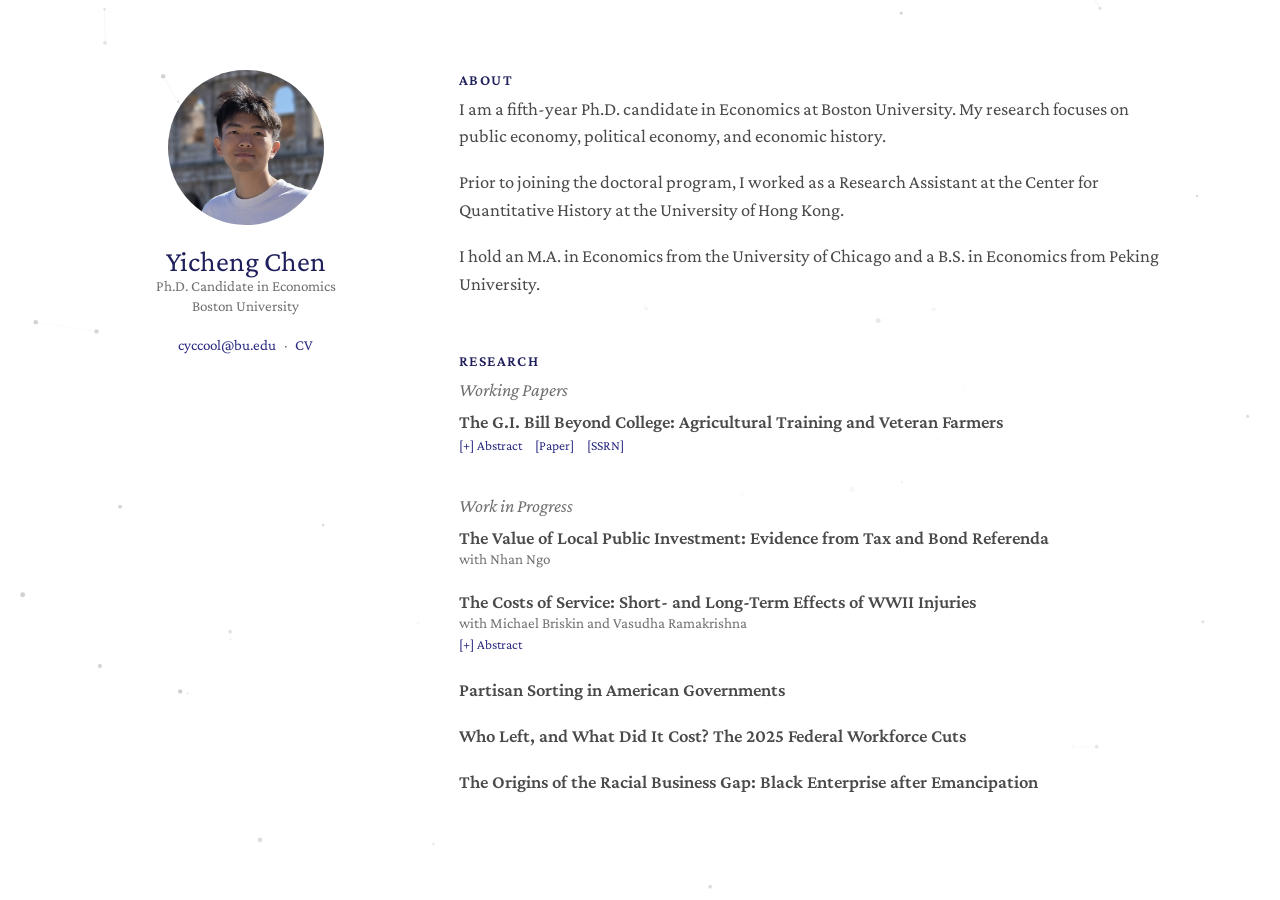
<file: index.html>
<!doctype html>
<html lang="en"><head><meta charset="utf-8"><meta name="viewport" content="width=device-width,initial-scale=1">
<title>Yicheng Chen</title>
<meta name="description" content="Yicheng Chen, Ph.D. candidate in Economics at Boston University: political economy and economic history.">
<link rel="icon" href="icon.png?v=2"><link rel="apple-touch-icon" href="icon.png?v=2">
<link rel="preconnect" href="https://fonts.googleapis.com"><link rel="preconnect" href="https://fonts.gstatic.com" crossorigin>
<link rel="stylesheet" href="site.css">
<script src="content.js"></script>
<script src="settings.js"></script>
<script src="site.js"></script>
</head><body data-page="home">
<noscript><p style="font:17px/1.5 Georgia,serif;margin:48px 24px;color:#333">Yicheng Chen · Ph.D. Candidate in Economics, Boston University · <a href="mailto:cyccool@bu.edu">cyccool@bu.edu</a></p></noscript>
<!-- The text of this page is in content.js; the design is in settings.js. -->
</body></html>
</file>
<file: site.css>
/* Yicheng Chen website: shared style for every page.
   Every size and gap comes from settings.js through site.js, as a few tokens:
     type   --fs body, --sm small (details, menu, contacts, buttons), --h2s sub-heading, --ts heading, --ns name
     space  --L one line (body size x line spacing), --q a quarter line, --cg column gap, --top space above the page, and the five
            gaps --g0 inside an entry, --g1 between entries, --g2 heading to what follows, --g3 between lists, --g4 between sections;
            --m0 to --m4 are the same gaps as margins (see "rhythm" below)
     width  --meas text column, --sw profile column, --ppw photo in the profile column
   The values below are only used for the first moment of loading. */
*{box-sizing:border-box}
:root{--bg:#ffffff;--text:#1f2328;--muted:#59636e;--link:#0969da;--lines:#d1d9e0;
  --font:-apple-system,BlinkMacSystemFont,"Segoe UI","Noto Sans",Helvetica,Arial,sans-serif;--hfont:var(--font);--sfont:var(--font);
  --fs:16px;--sm:14px;--fw:400;--lh:1.6;--L:25.6px;--q:6.4px;--cg:76.8px;--top:64px;
  --g0:12.8px;--g1:32px;--g2:19.2px;--g3:44.8px;--g4:64px;--lead:calc(var(--L)*.6);
  --m0:calc(var(--g0) - var(--lead));--m1:calc(var(--g1) - var(--lead));--m2:calc(var(--g2) - var(--lead));--m3:calc(var(--g3) - var(--lead));--m4:calc(var(--g4) - var(--lead));
  --ns:20px;--ts:44px;--tw:400;--h2s:20px;--hw:600;--hc:var(--text);--maxw:900px;--pw:300px;--sw:208px;--ppw:135px;--meas:544px;--pr:4px}
html{-webkit-text-size-adjust:100%;text-size-adjust:100%}
html,body{margin:0}
body{min-height:100vh;min-height:100svh;display:flex;flex-direction:column;background:var(--bg);color:var(--text);
  font-family:var(--font);font-weight:var(--fw);font-size:var(--fs);line-height:var(--lh);overflow-x:hidden}
body.wait{visibility:hidden}   /* a preview window waits for its settings */
::selection{background:color-mix(in srgb,var(--link) 20%,transparent)}
#net{position:fixed;inset:0;width:100%;height:100%;pointer-events:none}
.top,.wrap,footer{position:relative}

/* links: a real text underline, so a link that runs over two or more lines is underlined on every line */
a{color:var(--link);text-decoration-line:underline;text-decoration-thickness:1px;text-underline-offset:.2em;transition:text-decoration-color .2s}
.ln-subtle a{text-decoration-color:color-mix(in srgb,currentColor 35%,transparent)}
.ln-hover a{text-decoration-color:transparent}
.ln-subtle a:hover,.ln-hover a:hover{text-decoration-color:currentColor}

/* top bar. split: name left, menu right; centred: name centred, menu below; stacked: name, menu below, on the left */
.top a{text-decoration:none}
.top:empty{display:none}
.bar{display:flex;justify-content:space-between;align-items:stretch;gap:16px;max-width:var(--maxw);min-height:60px;margin:0 auto;padding:0 20px}
.hw-full .bar{max-width:none}
.hd-centred .bar,.hd-stacked .bar{flex-direction:column;align-items:center;justify-content:center;gap:4px;min-height:0;padding:26px 20px 14px}
.hd-stacked .bar{align-items:flex-start}
.hline .top{border-bottom:1px solid var(--lines)}
.band-tint .top{background:color-mix(in srgb,var(--link) 6%,var(--bg))}
.band-accent .top{background:var(--link)}
.name{display:flex;align-items:center;font-family:var(--hfont);font-size:var(--ns);font-weight:var(--hw);color:var(--hc);white-space:nowrap;letter-spacing:-.01em}
.hd-centred .name,.hd-stacked .name{font-size:calc(var(--ns)*1.4)}
nav{display:flex;gap:24px}
nav a{position:relative;display:flex;align-items:center;color:var(--muted);font-family:var(--sfont);font-size:var(--sm);white-space:nowrap;transition:color .2s,background-color .2s}
.hd-centred nav a,.hd-stacked nav a{padding:4px 0}
nav a:hover,nav a.on{color:var(--text)}
.mn-bold nav a.on{font-weight:600}
.mn-underline nav a.on::after{content:"";position:absolute;left:0;right:0;bottom:12px;height:2px;border-radius:1px;background:var(--link)}
.hline.hd-split.mn-underline nav a.on::after{bottom:-1px}
.hd-centred.mn-underline nav a.on::after,.hd-stacked.mn-underline nav a.on::after{bottom:-2px}
.mn-pill nav{gap:6px;align-items:center}
.mn-pill nav a{padding:5px 12px;border-radius:6px}
.mn-pill nav a:hover{background:color-mix(in srgb,var(--text) 6%,transparent)}
.mn-pill nav a.on{background:color-mix(in srgb,var(--link) 11%,transparent);color:var(--link)}
.hd-stacked.mn-pill nav{margin-left:-12px}
.band-accent .top .name,.band-accent .top nav a:hover,.band-accent .top nav a.on,.band-accent .banner h1{color:#fff}
.band-accent .top nav a{color:rgba(255,255,255,.78)}
.band-accent.mn-underline nav a.on::after{background:#fff}
.band-accent.mn-pill nav a:hover,.band-accent.mn-pill nav a.on{background:rgba(255,255,255,.18)}
.banner{max-width:var(--maxw);margin:0 auto;padding:22px 20px 44px}
.banner h1{margin:0}
.band-none .banner{padding-bottom:12px}

/* page */
.wrap{flex:1 0 auto;width:100%;max-width:var(--maxw);margin:0 auto;padding:var(--top) 20px var(--g4)}
.pf .wrap,.pf footer,.pf .banner{animation:pagein .5s ease-out both}
@keyframes pagein{from{opacity:0;transform:translateY(4px)}}
.leaving .wrap,.leaving footer,.leaving .banner{opacity:0;transition:opacity .18s}
/* rhythm: five gaps, each the space you see from the baseline of one line to the top of the capitals of the next. Sections are --g4
   apart, lists --g3, entries (paragraphs, papers) --g1; a heading sits --g2 above what follows; the lines of one entry are --g0 apart.
   Text is trimmed to its capitals and its last baseline (text-box, below), so each margin --m is its gap; a browser that cannot trim
   takes --lead (the space a line carries above its capitals and below its baseline) off every gap instead */
h1,.text h2.sec{color:var(--hc);font-family:var(--hfont);font-size:var(--ts);font-weight:var(--tw);line-height:1.2;letter-spacing:-.01em;margin:0 0 var(--m2)}
.tline h1{padding-bottom:.35em;border-bottom:1px solid var(--lines)}
.ta-center h1{width:fit-content;max-width:100%;margin-left:auto;margin-right:auto;text-align:center}
.text{min-width:0}
.text p{margin:0 0 var(--m1)}
.text>:last-child,.text section>:last-child{margin-bottom:0}
.text h2,.text h3.sub{color:var(--hc);font-family:var(--hfont);font-size:var(--h2s);font-weight:var(--hw);line-height:1.3;margin:var(--m3) 0 var(--m2)}
.text h2.sec{margin-top:0}
.text h2:first-child,.text h2.sec+h3.sub{margin-top:0}
.text section+section{margin-top:var(--m4)}
section{scroll-margin-top:var(--L)}
.links{display:flex;flex-direction:column;align-items:flex-start;gap:var(--m1)}
/* headings as small labels in capitals; sub-headings in italic */
.hs-label h1,.hs-label .text h2.sec{font-family:var(--sfont);font-size:var(--sm);font-weight:600;letter-spacing:.09em;text-transform:uppercase;line-height:var(--slh)}
.hs-label .text h2:not(.sec),.hs-label .text h3.sub{font-size:var(--fs);font-style:italic;font-weight:400;color:var(--muted);line-height:var(--lh)}
/* papers: bold title, authors and status in small grey, small buttons for the files and the abstract */
.paper{margin:0 0 var(--m1)}
.paper:last-child{margin-bottom:0}
.paper h3{color:var(--text);font-family:var(--hfont);font-size:var(--fs);font-weight:600;line-height:var(--lh);margin:0}
.paper .meta{color:var(--muted);font-family:var(--sfont);font-size:var(--sm);line-height:var(--slh);margin:var(--m0) 0 0}
/* paper links: one style for every link of a paper (a journal, Paper, SSRN, slides) and for the Abstract switch, which shows + or − */
.paper .btns{display:flex;flex-wrap:wrap;align-items:center;gap:var(--q);margin-top:var(--m0)}
.paper .btns a,.paper .btns button{font:inherit;font-family:var(--sfont);font-size:calc(var(--sm)*.9);line-height:1.2;color:var(--link);background:none;border:0;padding:0;
  text-decoration:none;cursor:pointer;transition:color .2s,background-color .2s,border-color .2s}
.paper .abs-btn::after{content:"+";display:inline-block;margin-left:.35em}
.paper.open .abs-btn::after{content:"\2212"}
.pl-outline .paper .btns a,.pl-outline .paper .btns button,.side .links a.cb{font-family:var(--sfont);font-size:calc(var(--sm)*.9);line-height:1.2;padding:.35em .7em;
  border:1px solid color-mix(in srgb,var(--link) 40%,transparent);border-radius:4px;color:var(--link);text-decoration:none}
.pl-outline .paper .btns :is(a,button):hover,.pl-outline .paper.open .abs-btn,.side .links a.cb:hover{border-color:var(--link);background:color-mix(in srgb,var(--link) 7%,transparent)}
.pl-ink .paper .btns :is(a,button){padding:.25em .6em;border:1px solid var(--text);color:var(--text)}
.pl-ink .paper .btns :is(a,button):hover,.pl-ink .paper.open .abs-btn{border-color:var(--link);color:var(--link)}
.pl-pill .paper .btns :is(a,button){padding:.3em .85em;border-radius:999px;background:color-mix(in srgb,var(--link) 9%,transparent)}
.pl-pill .paper .btns :is(a,button):hover,.pl-pill .paper.open .abs-btn{background:color-mix(in srgb,var(--link) 17%,transparent)}
.pl-text .paper .btns,.pl-caps .paper .btns{gap:0}
:is(.pl-text,.pl-caps,.pl-brackets,.pl-underline) .paper .btns :is(a,button){padding:.4em 0}
.pl-text .paper .btns>*+*::before,.pl-caps .paper .btns>*+*::before{content:"\00B7";display:inline-block;margin:0 .6em;color:var(--muted)}
.pl-caps .paper .btns :is(a,button){font-size:calc(var(--sm)*.78);font-weight:600;letter-spacing:.08em;text-transform:uppercase}
.pl-brackets .paper .btns{gap:.7em}
.pl-brackets .paper .btns a::before{content:"["}
.pl-brackets .paper .btns a::after{content:"]"}
.pl-brackets .paper .abs-btn::before{content:"[+] "}
.pl-brackets .paper.open .abs-btn::before{content:"[\2212] "}
.pl-brackets .paper .abs-btn::after{content:none}
.pl-underline .paper .btns{gap:1em}
.pl-underline .paper .btns :is(a,button){text-decoration:underline;text-decoration-color:color-mix(in srgb,currentColor 40%,transparent);text-underline-offset:.2em}
.pl-text .paper .btns :is(a,button):hover,.pl-caps .paper .btns :is(a,button):hover,.pl-brackets .paper .btns :is(a,button):hover,.pl-underline .paper .btns :is(a,button):hover{text-decoration:underline;text-decoration-color:currentColor}
/* abstract. expand: opens under a thin line; box: opens in a light box; lines: its first two lines show, faded, and open in full; popover: a
   small card under the switch, with a pointer; dialog: a window over the dimmed page; always: shown in small grey text. Every opening
   takes 0.2-0.25 s. */
.paper .abs{display:grid;grid-template-rows:0fr;opacity:0;visibility:hidden;transition:grid-template-rows .25s ease,opacity .2s ease,margin .25s ease,visibility 0s linear .25s}
.paper .abs-in{overflow:hidden;min-height:0}
.paper.open .abs{grid-template-rows:1fr;opacity:1;visibility:visible;margin-top:var(--m0);transition-delay:0s}
/* abstract text: body or small size, text or details grey, its own line spacing; under a thin rule, indented, or flush with the title;
   left-aligned or justified; its width in its own letters: as many characters a line as the text (match), about 90, 75 or 65, or the full column */
.abs-tx{max-width:var(--absw,none);font-size:var(--absfs);line-height:var(--abslh);color:var(--absc)}
.ae-rule.ab-expand .abs-tx{border-left:2px solid var(--lines);padding-left:calc(var(--q)*2)}
.ae-indent.ab-expand .abs-tx{padding-left:calc(var(--q)*2)}
.aa-justify .abs-tx{text-align:justify;-webkit-hyphens:auto;hyphens:auto}
.ab-box .abs-tx{padding:calc(var(--q)*2) calc(var(--q)*3);border-radius:6px;background:color-mix(in srgb,var(--link) 5%,var(--bg))}
.ab-lines .paper .abs,.ab-always .paper .abs{grid-template-rows:1fr;opacity:1;visibility:visible;margin-top:var(--m0)}
.ab-lines .abs-tx,.ab-always .abs-tx{color:var(--muted);font-size:var(--sm)}
.ab-lines .paper .abs-in{max-height:calc(var(--absfs)*var(--abslh)*2);transition:max-height .3s ease;-webkit-mask-image:linear-gradient(#000 35%,transparent);mask-image:linear-gradient(#000 35%,transparent)}
.ab-lines .paper.open .abs-in{max-height:400em;-webkit-mask-image:none;mask-image:none}
.ab-always .abs-btn{display:none}
.ab-always .paper .btns .abs-btn+*::before{content:none}
.ab-popover .paper{position:relative}
.ab-popover .paper .abs{display:block;position:absolute;z-index:20;left:0;width:min(30em,100%);margin-top:10px;opacity:0;visibility:hidden;transform:translateY(-4px);
  transition:opacity .18s ease,transform .18s ease,visibility .18s}
.ab-popover .paper.open .abs{opacity:1;visibility:visible;transform:none;margin-top:10px}
.ab-popover .abs-in{overflow:visible}
.ab-popover .abs-tx{position:relative;padding:calc(var(--q)*2) calc(var(--q)*3);border:1px solid var(--lines);border-radius:8px;background:var(--bg);box-shadow:0 10px 30px rgba(20,20,40,.14)}
.ab-popover .abs-tx::before{content:"";position:absolute;top:-6px;left:calc(var(--ax,40px) - 5px);width:10px;height:10px;background:var(--bg);border-left:1px solid var(--lines);border-top:1px solid var(--lines);transform:rotate(45deg)}
.ab-dialog .paper .abs{display:none}
.absdlg{width:min(36em,92vw);max-height:85vh;padding:0;border:0;border-radius:10px;background:var(--bg);color:var(--text);font-family:var(--font);font-size:var(--fs);line-height:var(--lh);box-shadow:0 24px 70px rgba(20,20,40,.28)}
.absdlg[open]{animation:dlgin .22s ease-out}
.absdlg::backdrop{background:rgba(20,20,35,.35)}
@keyframes dlgin{from{opacity:0;transform:translateY(8px)}}
.dlg-body{padding:calc(var(--L)*1.25) calc(var(--L)*1.5)}
.dlg-abs{margin-top:var(--g0)}
.dlg-x{position:absolute;top:6px;right:10px;padding:4px 8px;border:0;background:none;color:var(--muted);font-size:22px;line-height:1;cursor:pointer}
.dlg-x:hover{color:var(--text)}
.paper .btns :is(a,button):active{transform:translateY(1px)}
/* photo and home (single column) */
.photo{display:block;flex:none;position:relative;overflow:hidden;width:var(--pw);max-width:100%;aspect-ratio:364/469;border-radius:var(--pr)}
.photo img{position:absolute;display:block;max-width:none;object-fit:cover}   /* placed by the photo framing in content.js */
.ph-circle .photo{aspect-ratio:1;border-radius:50%}
.home{display:flex;align-items:flex-start;gap:var(--cg)}
.ta-center .home{justify-content:center}
.ta-center.home-side .home .text{max-width:460px}
.home-top .home{flex-direction:column;gap:var(--g1)}
.home-top.ta-center .home{align-items:center}
.home-top .home .text{max-width:var(--meas)}
/* profile column and text column, centred together in the window; widths in multiples of the text size */
.col-profile .wrap{max-width:none;display:grid;grid-template-columns:var(--sw) minmax(0,var(--meas));column-gap:var(--cg);justify-content:center;align-items:start;align-content:start}
.side{position:sticky;top:var(--L)}
.side .photo{width:var(--ppw);max-width:100%}
.side .nm{color:var(--hc);font-family:var(--hfont);font-size:var(--ns);font-weight:var(--hw);line-height:1.2;margin:var(--m1) 0 var(--m0)}
.side p{margin:0 0 var(--m1);color:var(--muted);font-family:var(--sfont);font-size:var(--sm);line-height:var(--slh)}
.side .links{gap:var(--q)}
/* the first line of the text column lines up with the top of the photo */
.col-profile .main>:first-child,.col-profile .main .text>:first-child,.col-profile .main .text>section:first-child>:first-child{text-box:trim-start cap alphabetic}
/* text trimmed to the top of its capitals and its last baseline, so the margins above are the gaps you see. Unpadded paper links keep
   their larger click area without taking space; an abstract that opens in place keeps room for its accents and descenders */
@supports (text-box:trim-both cap alphabetic){
  :root{--lead:0px}
  h1,.text :is(h2,h3,p),.links a,.side .nm,.side p:not(.links),.paper .btns>*,:is(.ab-expand,.ab-always,.ab-box) .abs-tx,
  .col-profile .main>:first-child:is(h1,h2,h3,p),.col-profile .main .text>section:first-child>:first-child{text-box:trim-both cap alphabetic}
  :is(.pl-text,.pl-caps,.pl-brackets,.pl-underline) .paper .btns :is(a,button){margin-block:-.4em}
  :is(.ab-expand,.ab-always) .abs-tx{padding-block:calc(var(--fs)*.4) calc(var(--fs)*.3)}
  .ab-expand .paper.open .abs,.ab-always .paper .abs{margin-top:calc(var(--m0) - var(--fs)*.4);margin-bottom:calc(var(--fs)*-.3)}
}
/* without the top bar, the menu is a list in the profile column */
.sidenav{display:flex;flex-direction:column;align-items:flex-start;gap:var(--q);margin-top:var(--m1)}
.sidenav a{color:var(--muted);font-family:var(--sfont);font-size:var(--sm);text-decoration:none}
.sidenav a:hover,.sidenav a.on{color:var(--text)}
.sidenav a.on{font-weight:600}
.side-center .side{text-align:center}
.side-center .side .photo{margin:0 auto}
.side-center .side .links,.side-center .sidenav{align-items:center}
/* contact links: icon and words (text), words (plain), buttons, one line (inline), or round icon buttons (icons) */
.ci-text .side .links a{display:inline-flex;align-items:center;gap:.45em}
.side .links svg{width:1.05em;height:1.05em;flex:none;fill:none;stroke:currentColor;stroke-width:1.8;stroke-linecap:round;stroke-linejoin:round}
.ci-buttons .side .links{flex-direction:row;flex-wrap:wrap;align-items:center;gap:var(--q)}
.ci-buttons .side .links a:not(.cb){flex-basis:100%}
.side-center.ci-buttons .side .links{justify-content:center}
.ci-inline .side .links{flex-direction:row;flex-wrap:wrap;gap:0}
.side-center.ci-inline .side .links{justify-content:center}
.ci-inline .side .links a+a::before{content:"·";display:inline-block;margin:0 .5em;color:var(--muted)}
.ci-icons .side .links{flex-direction:row;flex-wrap:wrap;gap:calc(var(--q)*1.5)}
.side-center.ci-icons .side .links{justify-content:center}
.ci-icons .side .links a:not(.ib){flex-basis:100%}
.side .links a.ib{display:inline-flex;align-items:center;justify-content:center;width:2.4em;height:2.4em;border-radius:50%;
  border:1px solid color-mix(in srgb,var(--link) 35%,transparent);text-decoration:none;transition:background-color .2s,border-color .2s}
.side .links a.ib:hover{border-color:var(--link);background:color-mix(in srgb,var(--link) 7%,transparent)}
.lt{position:absolute;width:1px;height:1px;overflow:hidden;clip-path:inset(50%);white-space:nowrap}
footer:empty{display:none}
footer{color:var(--muted);font-family:var(--sfont);font-size:var(--sm);text-align:center;padding:var(--g1) 20px var(--g4)}
.cjs-err{margin:0 0 var(--g1);padding:var(--q) calc(var(--q)*2);border-left:3px solid #cf222e;background:#fff5f5;color:#82071e;font-size:var(--sm)}
.draftmark{position:fixed;left:12px;bottom:12px;z-index:9;padding:4px 10px;border-radius:4px;background:#1f2328;color:#fff;font:12px/1.5 system-ui,sans-serif;opacity:.85}

/* phones: the same tokens, with a smaller top space */
@media (max-width:640px){
  .bar{min-height:54px;padding:0 16px}
  .hd-centred .bar,.hd-stacked .bar{padding:18px 16px 10px}
  nav{gap:18px}
  .mn-pill nav{gap:2px}
  .mn-pill nav a{padding:4px 9px}
  .banner{padding:14px 16px 30px}
  .wrap{padding:calc(var(--top)/2) 16px var(--g4)}
  h1,.text h2.sec{font-size:min(var(--ts),10vw)}
  .home{flex-direction:column;gap:var(--g1)}
  .home .photo{width:min(var(--pw),62%)}
  .ta-center .home{align-items:center}
}
/* one column, set by site.js when the window cannot hold the profile column and about 65 characters of text beside it */
.stack.col-profile .wrap{grid-template-columns:minmax(0,var(--meas));row-gap:var(--g4)}
.stack .side{position:static;display:flex;gap:var(--g1);align-items:flex-start}
.stack .side .photo{width:min(var(--ppw),96px)}
.stack.side-center .side{flex-direction:column;align-items:center;gap:0}
.stack.side-center .side .photo{width:min(var(--ppw),40vw)}
.stack .side .nm{margin-top:0}
.stack.side-center .side .nm{margin-top:var(--m1)}
@media (max-width:380px){nav{gap:14px}.name{font-size:calc(var(--ns)*.9)}.hd-centred .name,.hd-stacked .name{font-size:calc(var(--ns)*1.2)}}
@media (prefers-reduced-motion:reduce){.pf .wrap,.pf footer,.pf .banner{animation:none}}
</file>
